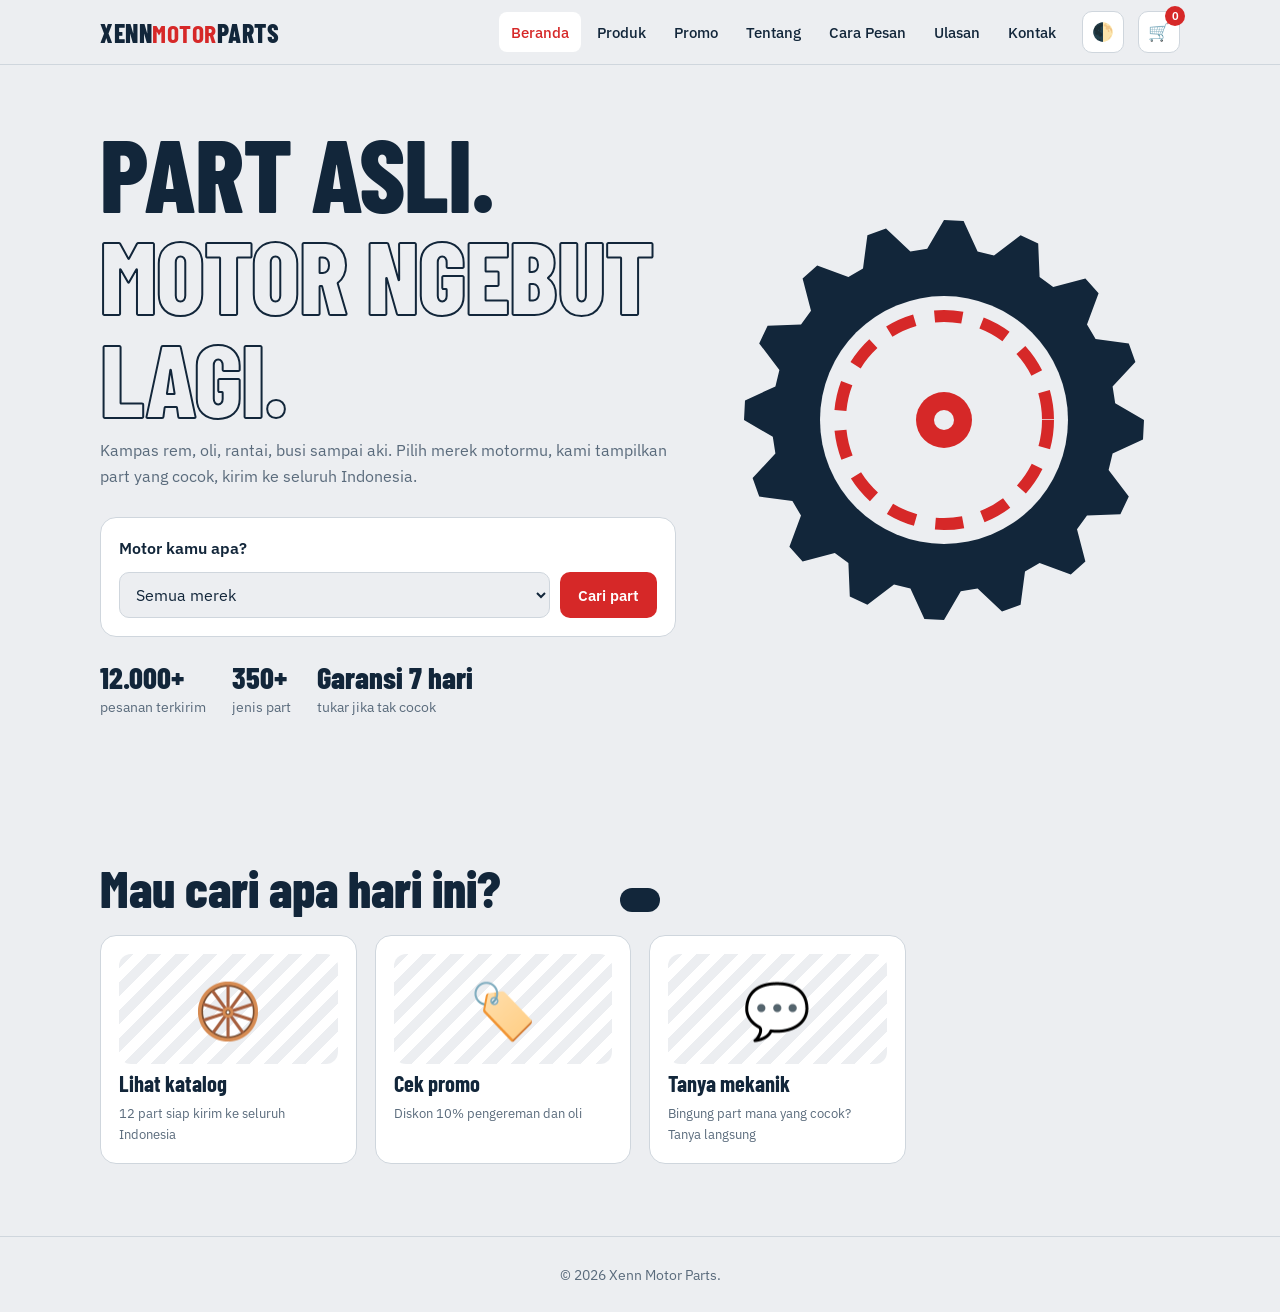
<file: index.html>
<!DOCTYPE html>
<html lang="id">
<head>
<meta charset="utf-8">
<meta name="viewport" content="width=device-width, initial-scale=1, viewport-fit=cover">
<title>Beranda – Xenn Motor Parts</title>
<link href="https://fonts.googleapis.com/css2?family=Barlow+Condensed:wght@600;800&family=IBM+Plex+Sans:wght@400;500;600&display=swap" rel="stylesheet">
<link rel="stylesheet" href="style.css">
</head>
<body data-page="index">
<main>
<section id="ramadhan_beranda"><div class="ramadhan_wrap ramadhan_hero">
 <div>
  <h1>Part asli.<span>Motor ngebut lagi.</span></h1>
  <p class="ramadhan_sub">Kampas rem, oli, rantai, busi sampai aki. Pilih merek motormu, kami tampilkan part yang cocok, kirim ke seluruh Indonesia.</p>
  <form class="ramadhan_cari" id="ramadhan_cari">
   <label for="ramadhan_merek">Motor kamu apa?</label>
   <select id="ramadhan_merek"><option value="Semua">Semua merek</option><option>Honda</option><option>Yamaha</option><option>Suzuki</option><option>Kawasaki</option></select>
   <button class="ramadhan_btn" type="submit">Cari part</button>
  </form>
  <div class="ramadhan_stat"><div><b>12.000+</b>pesanan terkirim</div><div><b>350+</b>jenis part</div><div><b>Garansi 7 hari</b>tukar jika tak cocok</div></div>
 </div>
 <svg class="ramadhan_gear" id="ramadhan_gear" viewBox="-110 -110 220 220" aria-hidden="true"></svg>
</div></section>
<section class="ramadhan_section"><div class="ramadhan_wrap"><h2>Mau cari apa hari ini?</h2>
<div class="ramadhan_grid" style="margin-top:22px">
<a class="ramadhan_card" href="produk.html"><div class="ramadhan_foto">🛞</div><h3>Lihat katalog</h3><span class="ramadhan_kecil">12 part siap kirim ke seluruh Indonesia</span></a>
<a class="ramadhan_card" href="promo.html"><div class="ramadhan_foto">🏷️</div><h3>Cek promo</h3><span class="ramadhan_kecil">Diskon 10% pengereman dan oli</span></a>
<a class="ramadhan_card" href="kontak.html"><div class="ramadhan_foto">💬</div><h3>Tanya mekanik</h3><span class="ramadhan_kecil">Bingung part mana yang cocok? Tanya langsung</span></a>
</div></div></section>
</main>
<script src="script.js"></script>
</body>
</html>
</file>
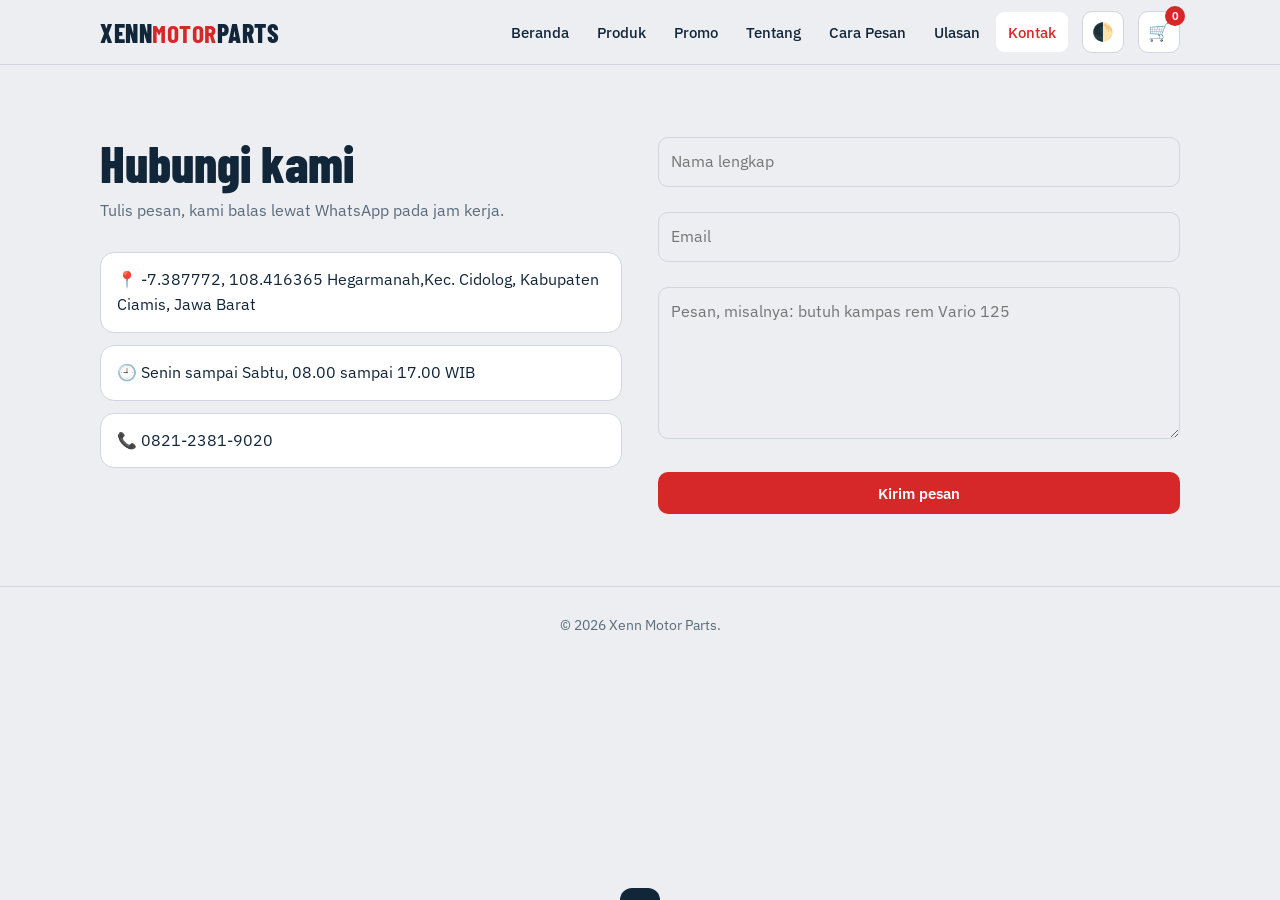
<file: kontak.html>
<!DOCTYPE html>
<html lang="id">
<head>
<meta charset="utf-8">
<meta name="viewport" content="width=device-width, initial-scale=1, viewport-fit=cover">
<title>Kontak – Xenn Motor Parts</title>
<link href="https://fonts.googleapis.com/css2?family=Barlow+Condensed:wght@600;800&family=IBM+Plex+Sans:wght@400;500;600&display=swap" rel="stylesheet">
<link rel="stylesheet" href="style.css">
</head>
<body data-page="kontak">
<main>
<section class="ramadhan_section" id="ramadhan_kontak"><div class="ramadhan_wrap ramadhan_dua">
 <div><h2>Hubungi kami</h2><p class="ramadhan_sub">Tulis pesan, kami balas lewat WhatsApp pada jam kerja.</p>
  <div class="ramadhan_info"><div>📍 -7.387772, 108.416365
Hegarmanah,Kec. Cidolog, Kabupaten Ciamis, Jawa Barat</div><div>🕘 Senin sampai Sabtu, 08.00 sampai 17.00 WIB</div><div>📞 0821-2381-9020</div></div></div>
 <form class="ramadhan_form" id="ramadhan_form" novalidate>
  <div><input id="ramadhan_nama" placeholder="Nama lengkap" aria-label="Nama lengkap"><small></small></div>
  <div><input id="ramadhan_email" type="email" placeholder="Email" aria-label="Email"><small></small></div>
  <div><textarea id="ramadhan_pesan" rows="5" placeholder="Pesan, misalnya: butuh kampas rem Vario 125" aria-label="Pesan"></textarea><small></small></div>
  <button class="ramadhan_btn" type="submit">Kirim pesan</button>
 </form>
</div></section>
</main>
<script src="script.js"></script>
</body>
</html>
</file>
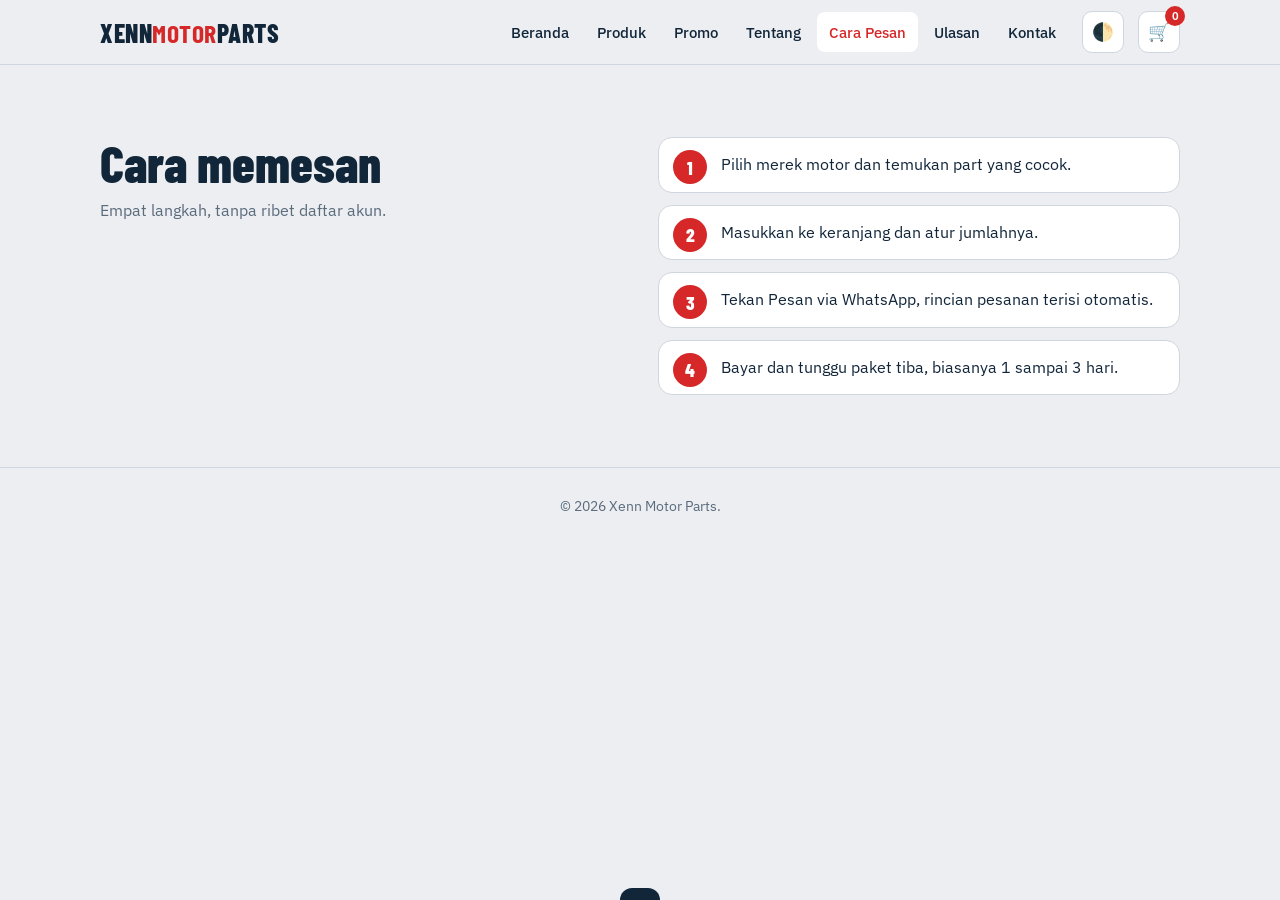
<file: layanan.html>
<!DOCTYPE html>
<html lang="id">
<head>
<meta charset="utf-8">
<meta name="viewport" content="width=device-width, initial-scale=1, viewport-fit=cover">
<title>Cara Pesan – Xenn Motor Parts</title>
<link href="https://fonts.googleapis.com/css2?family=Barlow+Condensed:wght@600;800&family=IBM+Plex+Sans:wght@400;500;600&display=swap" rel="stylesheet">
<link rel="stylesheet" href="style.css">
</head>
<body data-page="layanan">
<main>
<section class="ramadhan_section" id="ramadhan_layanan"><div class="ramadhan_wrap ramadhan_dua">
 <div><h2>Cara memesan</h2><p class="ramadhan_sub">Empat langkah, tanpa ribet daftar akun.</p></div>
 <ol class="ramadhan_langkah"><li>Pilih merek motor dan temukan part yang cocok.</li><li>Masukkan ke keranjang dan atur jumlahnya.</li><li>Tekan Pesan via WhatsApp, rincian pesanan terisi otomatis.</li><li>Bayar dan tunggu paket tiba, biasanya 1 sampai 3 hari.</li></ol>
</div></section>
</main>
<script src="script.js"></script>
</body>
</html>
</file>
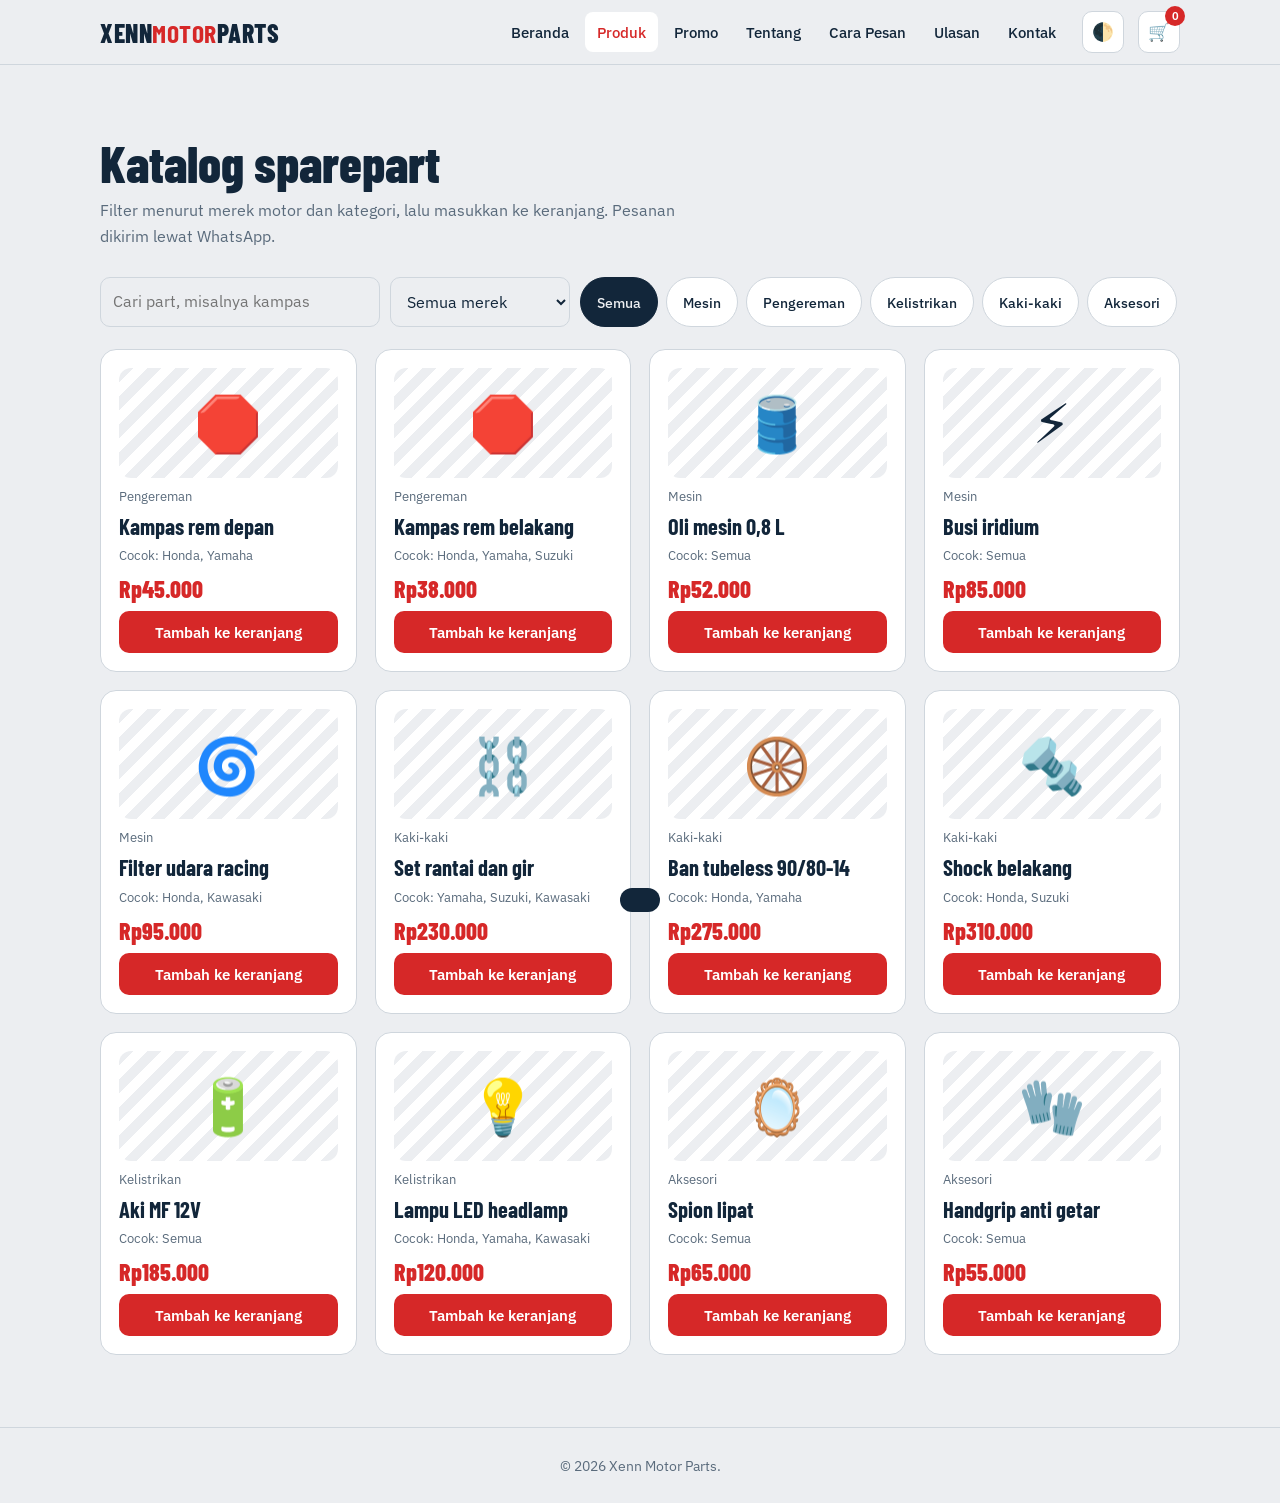
<file: produk.html>
<!DOCTYPE html>
<html lang="id">
<head>
<meta charset="utf-8">
<meta name="viewport" content="width=device-width, initial-scale=1, viewport-fit=cover">
<title>Produk – Xenn Motor Parts</title>
<link href="https://fonts.googleapis.com/css2?family=Barlow+Condensed:wght@600;800&family=IBM+Plex+Sans:wght@400;500;600&display=swap" rel="stylesheet">
<link rel="stylesheet" href="style.css">
</head>
<body data-page="produk">
<main>
<section class="ramadhan_section" id="ramadhan_produk"><div class="ramadhan_wrap">
 <h2>Katalog sparepart</h2>
 <p class="ramadhan_sub">Filter menurut merek motor dan kategori, lalu masukkan ke keranjang. Pesanan dikirim lewat WhatsApp.</p>
 <div class="ramadhan_tools"><input id="ramadhan_q" type="search" placeholder="Cari part, misalnya kampas" aria-label="Cari produk"><select id="ramadhan_merek" aria-label="Merek motor" style="max-width:180px"><option value="Semua">Semua merek</option><option>Honda</option><option>Yamaha</option><option>Suzuki</option><option>Kawasaki</option></select><div id="ramadhan_chips" style="display:flex;gap:8px;flex-wrap:wrap"></div></div>
 <div class="ramadhan_grid" id="ramadhan_grid"></div>
</div></section>
</main>
<script src="script.js"></script>
</body>
</html>
</file>
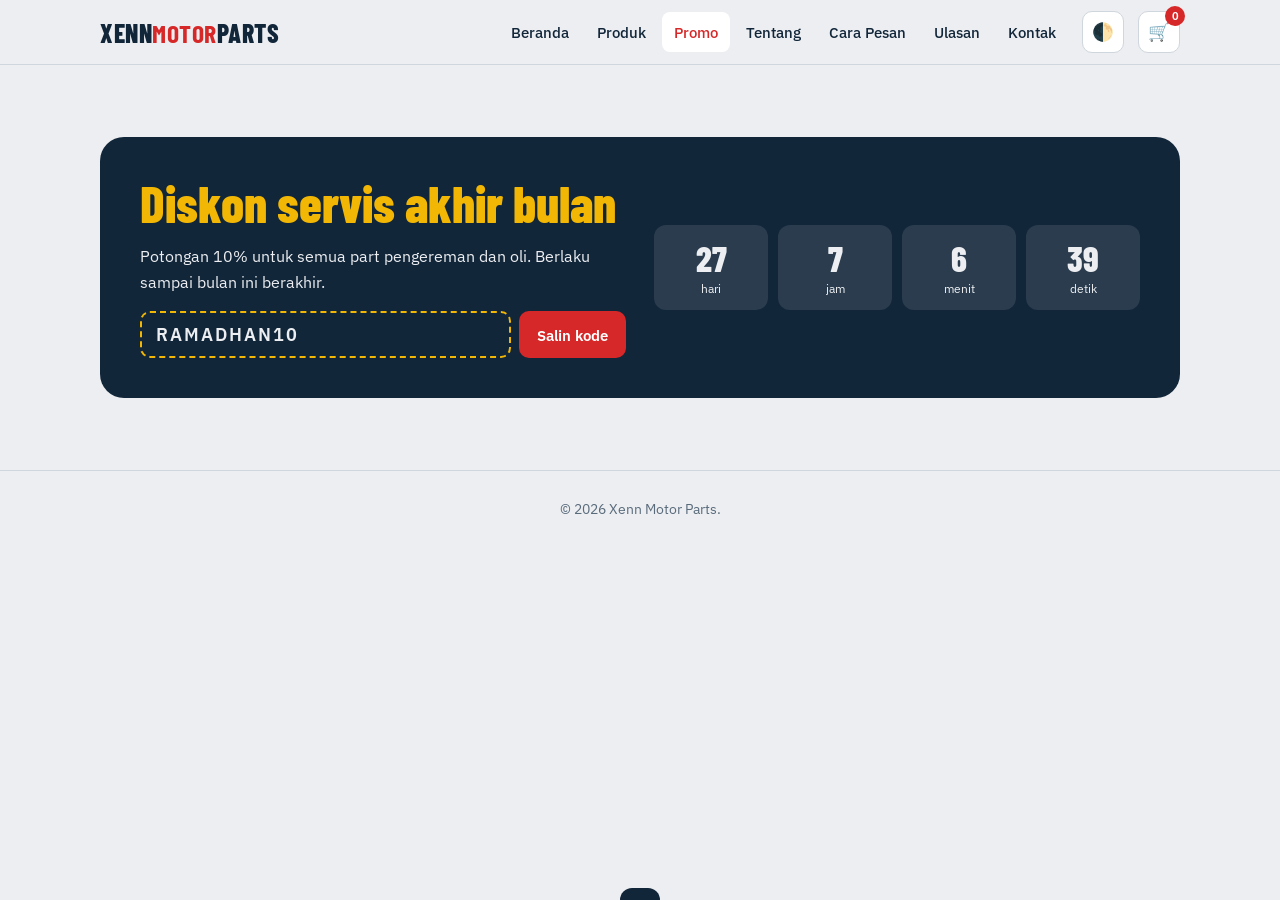
<file: promo.html>
<!DOCTYPE html>
<html lang="id">
<head>
<meta charset="utf-8">
<meta name="viewport" content="width=device-width, initial-scale=1, viewport-fit=cover">
<title>Promo – Xenn Motor Parts</title>
<link href="https://fonts.googleapis.com/css2?family=Barlow+Condensed:wght@600;800&family=IBM+Plex+Sans:wght@400;500;600&display=swap" rel="stylesheet">
<link rel="stylesheet" href="style.css">
</head>
<body data-page="promo">
<main>
<section class="ramadhan_section" id="ramadhan_promo"><div class="ramadhan_wrap"><div class="ramadhan_box">
 <div><h2>Diskon servis akhir bulan</h2><p>Potongan 10% untuk semua part pengereman dan oli. Berlaku sampai bulan ini berakhir.</p>
  <div class="ramadhan_kode"><code>RAMADHAN10</code><button class="ramadhan_btn" id="ramadhan_salin">Salin kode</button></div></div>
 <div class="ramadhan_timer" id="ramadhan_timer" aria-live="off"><div><b id="ramadhan_h">0</b>hari</div><div><b id="ramadhan_j">0</b>jam</div><div><b id="ramadhan_m">0</b>menit</div><div><b id="ramadhan_d">0</b>detik</div></div>
</div></div></section>
</main>
<script src="script.js"></script>
</body>
</html>
</file>
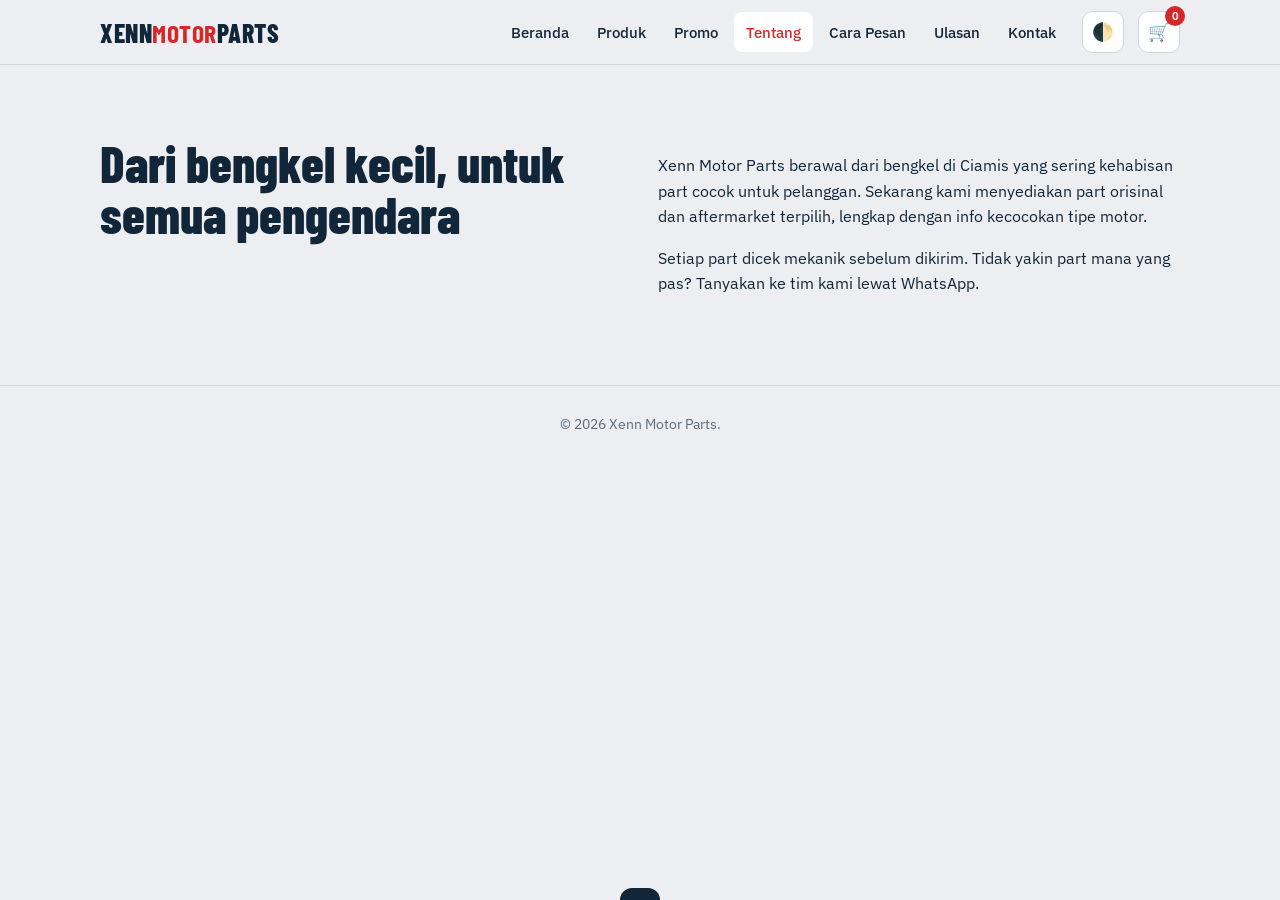
<file: tentang.html>
<!DOCTYPE html>
<html lang="id">
<head>
<meta charset="utf-8">
<meta name="viewport" content="width=device-width, initial-scale=1, viewport-fit=cover">
<title>Tentang – Xenn Motor Parts</title>
<link href="https://fonts.googleapis.com/css2?family=Barlow+Condensed:wght@600;800&family=IBM+Plex+Sans:wght@400;500;600&display=swap" rel="stylesheet">
<link rel="stylesheet" href="style.css">
</head>
<body data-page="tentang">
<main>
<section class="ramadhan_section" id="ramadhan_tentang"><div class="ramadhan_wrap ramadhan_dua">
 <div><h2>Dari bengkel kecil, untuk semua pengendara</h2></div>
 <div><p>Xenn Motor Parts berawal dari bengkel di Ciamis yang sering kehabisan part cocok untuk pelanggan. Sekarang kami menyediakan part orisinal dan aftermarket terpilih, lengkap dengan info kecocokan tipe motor.</p><p>Setiap part dicek mekanik sebelum dikirim. Tidak yakin part mana yang pas? Tanyakan ke tim kami lewat WhatsApp.</p></div>
</div></section>
</main>
<script src="script.js"></script>
</body>
</html>
</file>
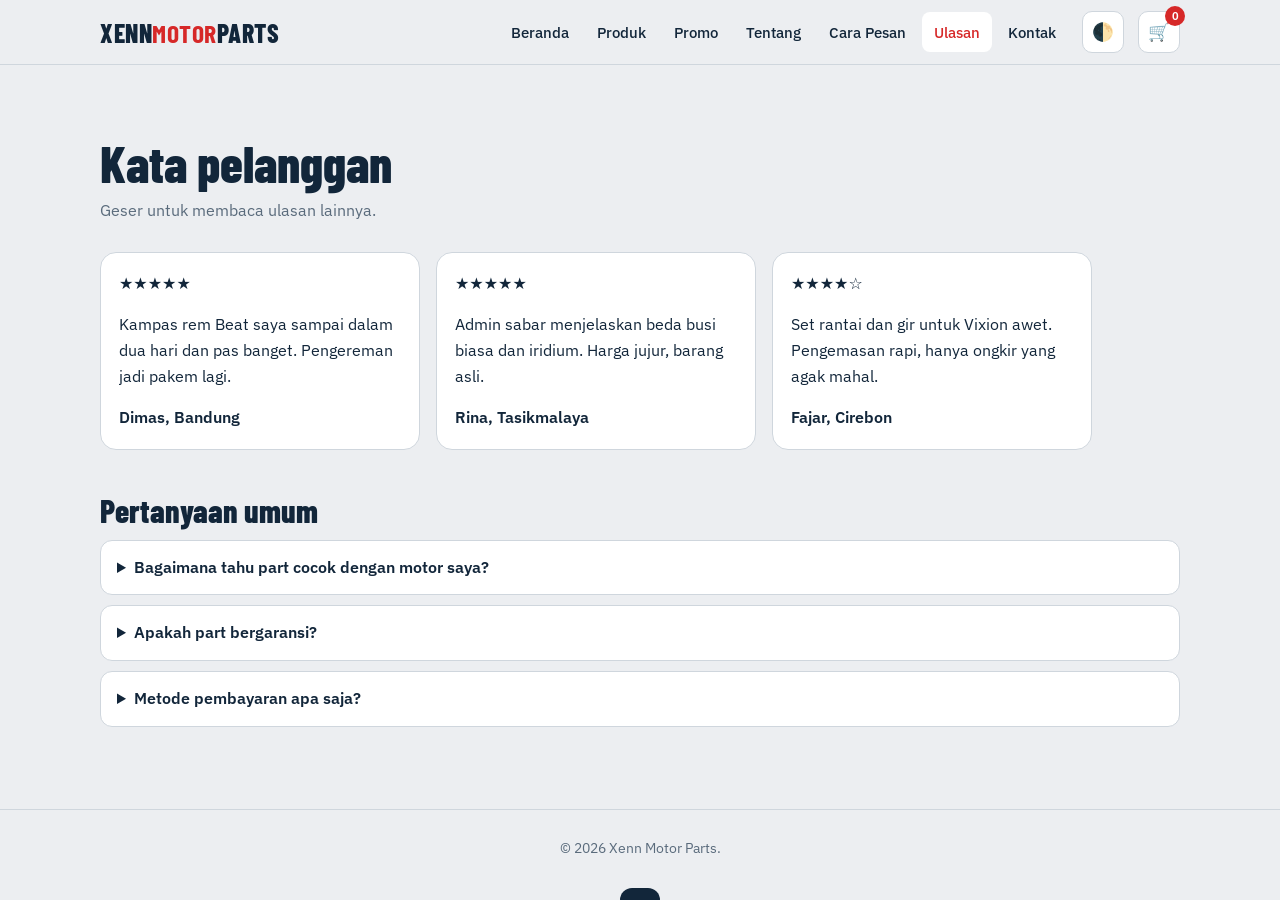
<file: ulasan.html>
<!DOCTYPE html>
<html lang="id">
<head>
<meta charset="utf-8">
<meta name="viewport" content="width=device-width, initial-scale=1, viewport-fit=cover">
<title>Ulasan – Xenn Motor Parts</title>
<link href="https://fonts.googleapis.com/css2?family=Barlow+Condensed:wght@600;800&family=IBM+Plex+Sans:wght@400;500;600&display=swap" rel="stylesheet">
<link rel="stylesheet" href="style.css">
</head>
<body data-page="ulasan">
<main>
<section class="ramadhan_section" id="ramadhan_testimoni"><div class="ramadhan_wrap">
 <h2>Kata pelanggan</h2><p class="ramadhan_sub">Geser untuk membaca ulasan lainnya.</p>
 <div class="ramadhan_testi">
  <blockquote>★★★★★<p>Kampas rem Beat saya sampai dalam dua hari dan pas banget. Pengereman jadi pakem lagi.</p><cite>Dimas, Bandung</cite></blockquote>
  <blockquote>★★★★★<p>Admin sabar menjelaskan beda busi biasa dan iridium. Harga jujur, barang asli.</p><cite>Rina, Tasikmalaya</cite></blockquote>
  <blockquote>★★★★☆<p>Set rantai dan gir untuk Vixion awet. Pengemasan rapi, hanya ongkir yang agak mahal.</p><cite>Fajar, Cirebon</cite></blockquote>
 </div>
 <h2 style="font-size:2rem;margin-bottom:14px">Pertanyaan umum</h2>
 <details><summary>Bagaimana tahu part cocok dengan motor saya?</summary><p>Gunakan filter merek di katalog, lalu cek keterangan kecocokan di tiap kartu produk.</p></details>
 <details><summary>Apakah part bergaransi?</summary><p>Ya, tukar dalam 7 hari bila terbukti tidak cocok atau cacat produksi.</p></details>
 <details><summary>Metode pembayaran apa saja?</summary><p>Transfer bank, e-wallet, dan COD untuk area Tasikmalaya.</p></details>
</div></section>
</main>
<script src="script.js"></script>
</body>
</html>
</file>
<file: style.css>
:root{--bg:#eceef1;--surf:#fff;--ink:#12263a;--mut:#5a6b7c;--acc:#d62828;--acc2:#f2b705;--line:#cfd6dd;--hd:'Barlow Condensed','Arial Narrow',Impact,sans-serif;--bd:'IBM Plex Sans',system-ui,Arial,sans-serif;box-sizing:border-box;padding-top:env(safe-area-inset-top,0px);padding-bottom:env(safe-area-inset-bottom,0px)}
@media(prefers-color-scheme:dark){:root:not([data-theme="light"]){--bg:#0e1a2b;--surf:#16263c;--ink:#e8edf3;--mut:#9fb0c2;--line:#2a3d56;--acc:#ff5252}}
:root[data-theme="dark"]{--bg:#0e1a2b;--surf:#16263c;--ink:#e8edf3;--mut:#9fb0c2;--line:#2a3d56;--acc:#ff5252}
*,*::before,*::after{box-sizing:border-box}
html{scroll-behavior:smooth;scroll-padding-top:calc(72px + env(safe-area-inset-top,0px))}
body{margin:0;background:var(--bg);color:var(--ink);font:400 16px/1.6 var(--bd)}
body::before{content:"";position:fixed;inset:0 0 auto;height:env(safe-area-inset-top,0px);background:var(--bg);z-index:60}
a{color:inherit}
h1,h2,h3{font-family:var(--hd);line-height:1;margin:0}
h2{font-size:clamp(2rem,5vw,3.2rem);font-weight:800}
.ramadhan_wrap{max-width:1120px;margin:0 auto;padding:0 20px}
.ramadhan_section{padding:72px 0}
.ramadhan_sub{color:var(--mut);max-width:60ch;margin:10px 0 28px}
#ramadhan_header{position:sticky;top:env(safe-area-inset-top,0px);z-index:50;background:var(--bg);border-bottom:1px solid var(--line)}
.ramadhan_bar{display:flex;align-items:center;gap:14px;height:64px}
.ramadhan_logo{font:800 1.6rem var(--hd);text-decoration:none;letter-spacing:.5px}
.ramadhan_logo b{color:var(--acc)}
.ramadhan_menu{display:flex;gap:4px;margin-left:auto}
.ramadhan_menu a{padding:8px 12px;border-radius:8px;text-decoration:none;font-weight:500;font-size:.95rem}
.ramadhan_menu a:hover,.ramadhan_menu a.ramadhan_aktif{background:var(--surf);color:var(--acc)}
.ramadhan_btn{border:0;cursor:pointer;font:600 .95rem var(--bd);padding:11px 18px;border-radius:10px;background:var(--acc);color:#fff;text-decoration:none;display:inline-block}
.ramadhan_btn:hover{filter:brightness(1.1)}
.ramadhan_btn_ghost{background:transparent;color:var(--ink);border:1.5px solid var(--line)}
.ramadhan_ikon{width:42px;height:42px;padding:0;border-radius:10px;background:var(--surf);color:var(--ink);border:1px solid var(--line);cursor:pointer;font-size:1.1rem;position:relative}
.ramadhan_badge{position:absolute;top:-6px;right:-6px;background:var(--acc);color:#fff;border-radius:99px;font:600 .7rem var(--bd);min-width:20px;height:20px;line-height:20px}
#ramadhan_burger{display:none}
:focus-visible{outline:3px solid var(--acc2);outline-offset:2px}

#ramadhan_beranda{padding:56px 0 72px;overflow:hidden}
.ramadhan_hero{display:grid;grid-template-columns:1.1fr .9fr;gap:32px;align-items:center}
.ramadhan_hero h1{font-size:clamp(3rem,9vw,6.4rem);font-weight:800;text-transform:uppercase;letter-spacing:-1px}
.ramadhan_hero h1 span{display:block;-webkit-text-stroke:2px var(--ink);color:transparent}
.ramadhan_cari{background:var(--surf);border:1px solid var(--line);border-radius:16px;padding:18px;margin-top:26px;display:grid;gap:10px;grid-template-columns:1fr auto}
.ramadhan_cari label{grid-column:1/-1;font-weight:600}
select,input,textarea{font:inherit;color:var(--ink);background:var(--bg);border:1.5px solid var(--line);border-radius:10px;padding:11px 12px;width:100%}
.ramadhan_gear{width:100%;max-width:440px;margin:auto;display:block;color:var(--ink)}
.ramadhan_stat{display:flex;gap:26px;margin-top:22px;flex-wrap:wrap}
.ramadhan_stat div{font-size:.9rem;color:var(--mut)}.ramadhan_stat b{display:block;font:800 1.9rem var(--hd);color:var(--ink)}

.ramadhan_tools{display:flex;gap:10px;flex-wrap:wrap;margin-bottom:22px}
.ramadhan_tools input{max-width:280px}
.ramadhan_chip{border:1.5px solid var(--line);background:var(--surf);color:var(--ink);border-radius:99px;padding:8px 16px;cursor:pointer;font:500 .9rem var(--bd)}
.ramadhan_chip[aria-pressed="true"]{background:var(--ink);color:var(--bg);border-color:var(--ink)}
.ramadhan_grid{display:grid;grid-template-columns:repeat(auto-fill,minmax(230px,1fr));gap:18px}
.ramadhan_card{background:var(--surf);border:1px solid var(--line);border-radius:16px;padding:18px;display:flex;flex-direction:column;gap:8px}
.ramadhan_card:hover{border-color:var(--acc)}
.ramadhan_foto{height:110px;border-radius:12px;display:grid;place-items:center;font-size:3.4rem;background:repeating-linear-gradient(135deg,var(--bg) 0 10px,transparent 10px 20px)}
.ramadhan_card h3{font-size:1.4rem}
.ramadhan_harga{font:800 1.5rem var(--hd);color:var(--acc)}
.ramadhan_kecil{font-size:.82rem;color:var(--mut)}
.ramadhan_card .ramadhan_btn{margin-top:auto}
.ramadhan_kosong{padding:30px;text-align:center;color:var(--mut);grid-column:1/-1}

#ramadhan_promo .ramadhan_box{background:var(--ink);color:var(--bg);border-radius:24px;padding:40px;display:grid;grid-template-columns:1fr 1fr;gap:28px;align-items:center}
#ramadhan_promo h2{color:var(--acc2)}
.ramadhan_timer{display:flex;gap:10px}
.ramadhan_timer div{background:rgba(255,255,255,.1);border-radius:12px;padding:12px 8px;text-align:center;flex:1;font-size:.75rem}
.ramadhan_timer b{display:block;font:800 2.2rem var(--hd)}
.ramadhan_kode{display:flex;gap:8px;margin-top:16px}
.ramadhan_kode code{flex:1;border:2px dashed var(--acc2);border-radius:10px;padding:10px 14px;font:600 1.1rem var(--bd);letter-spacing:2px}

.ramadhan_dua{display:grid;grid-template-columns:1fr 1fr;gap:36px;align-items:start}
.ramadhan_langkah{list-style:none;margin:0;padding:0;display:grid;gap:12px;counter-reset:s}
.ramadhan_langkah li{counter-increment:s;background:var(--surf);border:1px solid var(--line);border-radius:14px;padding:14px 16px 14px 62px;position:relative}
.ramadhan_langkah li::before{content:counter(s);position:absolute;left:14px;top:12px;width:34px;height:34px;border-radius:50%;background:var(--acc);color:#fff;display:grid;place-items:center;font:800 1.2rem var(--hd)}

.ramadhan_testi{display:flex;gap:16px;overflow-x:auto;scroll-snap-type:x mandatory;padding-bottom:10px;margin-bottom:34px}
.ramadhan_testi blockquote{flex:0 0 min(320px,82%);scroll-snap-align:start;margin:0;background:var(--surf);border:1px solid var(--line);border-radius:16px;padding:18px}
.ramadhan_testi cite{display:block;margin-top:8px;font-weight:600;font-style:normal}
details{background:var(--surf);border:1px solid var(--line);border-radius:12px;padding:14px 16px;margin-bottom:10px}
summary{cursor:pointer;font-weight:600}
details p{margin:10px 0 0;color:var(--mut)}

.ramadhan_form{display:grid;gap:12px}
.ramadhan_form small{color:var(--acc);min-height:1em;display:block}
.ramadhan_info{display:grid;gap:12px}
.ramadhan_info div{background:var(--surf);border:1px solid var(--line);border-radius:14px;padding:14px 16px}
#ramadhan_footer{border-top:1px solid var(--line);padding:26px 0;color:var(--mut);font-size:.9rem;text-align:center}

#ramadhan_laci{position:fixed;top:0;right:0;bottom:0;width:min(400px,100%);background:var(--surf);z-index:80;transform:translateX(105%);transition:transform .3s;display:flex;flex-direction:column;padding:calc(18px + env(safe-area-inset-top,0px)) 18px calc(18px + env(safe-area-inset-bottom,0px));border-left:1px solid var(--line)}
#ramadhan_laci.ramadhan_buka{transform:none}
.ramadhan_item{display:grid;grid-template-columns:1fr auto;gap:4px 10px;padding:12px 0;border-bottom:1px solid var(--line)}
.ramadhan_qty{display:flex;gap:6px;align-items:center}
.ramadhan_qty button{width:30px;height:30px;border-radius:8px;border:1px solid var(--line);background:var(--bg);color:var(--ink);cursor:pointer}
#ramadhan_isi{flex:1;overflow:auto}
#ramadhan_toast{position:fixed;left:50%;bottom:calc(24px + env(safe-area-inset-bottom,0px));transform:translate(-50%,150%);background:var(--ink);color:var(--bg);padding:12px 20px;border-radius:99px;z-index:90;transition:transform .25s;font-weight:500}
#ramadhan_toast.ramadhan_tampil{transform:translate(-50%,0)}
@media(max-width:980px){
 #ramadhan_burger{display:block;margin-left:auto}
 .ramadhan_menu{display:none;position:absolute;top:64px;left:0;right:0;background:var(--bg);flex-direction:column;padding:10px 20px 16px;border-bottom:1px solid var(--line);margin:0}
 .ramadhan_menu.ramadhan_buka{display:flex}
 .ramadhan_hero,.ramadhan_dua,#ramadhan_promo .ramadhan_box{grid-template-columns:1fr}
 #ramadhan_promo .ramadhan_box{padding:26px}
 .ramadhan_gear{max-width:260px}
 .ramadhan_section{padding:52px 0}
 .ramadhan_cari{grid-template-columns:1fr}
}
@media(prefers-reduced-motion:reduce){*{transition:none!important;scroll-behavior:auto!important}}
a.ramadhan_card{text-decoration:none;color:inherit}
</file>
